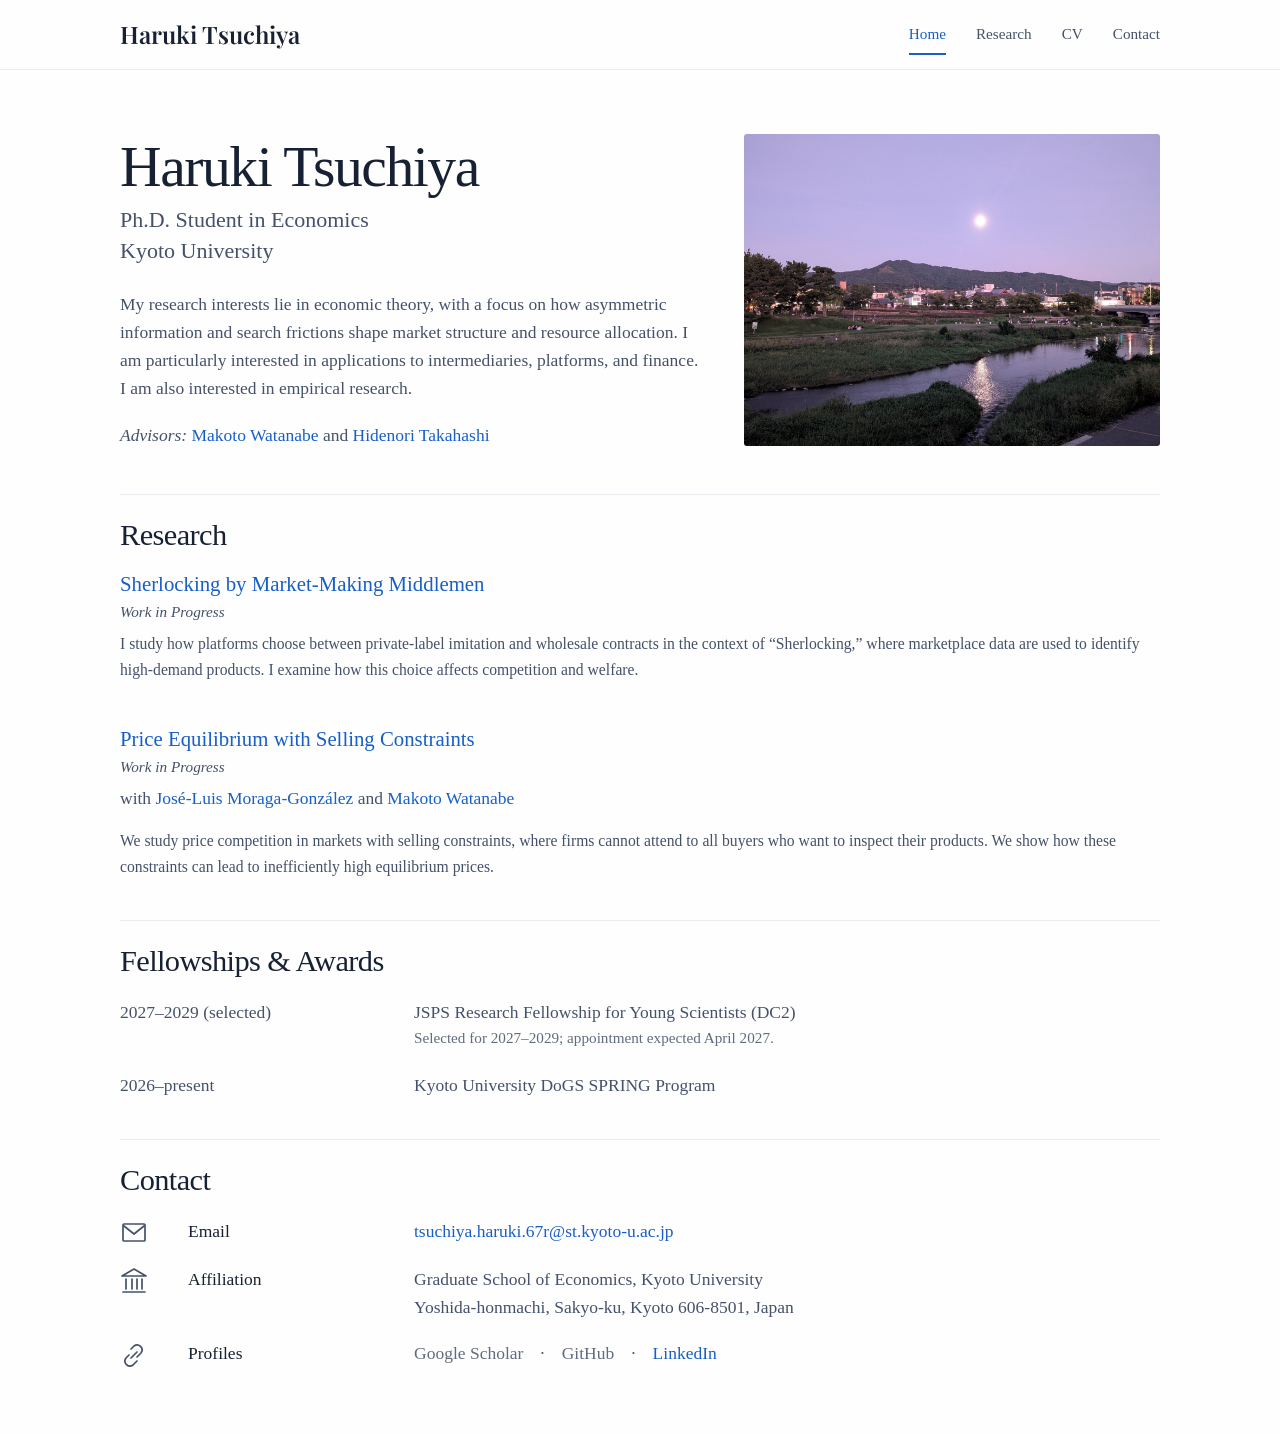
<file: index.html>
<!doctype html>
<html lang="en">
<head>
  <meta charset="utf-8">
  <meta name="robots" content="noindex, nofollow, noimageindex">
  <meta name="viewport" content="width=device-width, initial-scale=1">
  <title>Haruki Tsuchiya | Economics, Kyoto University</title>
  <meta name="description" content="Haruki Tsuchiya is a Ph.D. student in Economics at Kyoto University, researching industrial organization, monetary economics, and search theory.">
  <meta name="author" content="Haruki Tsuchiya">
  <meta name="theme-color" content="#fefefe">
  <meta property="og:type" content="website">
  <meta property="og:title" content="Haruki Tsuchiya | Economics, Kyoto University">
  <meta property="og:description" content="Haruki Tsuchiya is a Ph.D. student in Economics at Kyoto University, researching industrial organization, monetary economics, and search theory.">
  <link rel="icon" href="assets/favicon.svg" type="image/svg+xml">
  <link rel="preload" href="assets/fonts/playfair-display-semibold.ttf" as="font" type="font/ttf" crossorigin>
  <link rel="stylesheet" href="assets/styles.css?v=20261105-english-map-final">
  <script src="assets/site-config.js" defer></script>
  <script src="assets/site.js?v=20261105-english-map-final" defer></script>
</head>
<body class="page-home">
  <a class="skip-link" href="#main">Skip to content</a>
  <header class="site-header">
    <div class="container header-inner">
      <a class="site-name" href="index.html">Haruki <span>Tsuchiya</span></a>
      <button class="menu-toggle" type="button" aria-label="Toggle navigation" aria-controls="site-nav" aria-expanded="true"><span aria-hidden="true"></span><span aria-hidden="true"></span><span aria-hidden="true"></span></button>
      <nav id="site-nav" aria-label="Main navigation"><a href="index.html" aria-current="page">Home</a><a href="research.html">Research</a><a href="cv.html">CV</a><a href="contact.html">Contact</a></nav>
    </div>
  </header>
  <main class="container" id="main">
    <section class="hero" aria-labelledby="home-title">
      <div class="hero-copy">
        <h1 id="home-title">Haruki Tsuchiya</h1>
        <p class="hero-role">Ph.D. Student in Economics<br>Kyoto University</p>
        <p class="bio">My research interests lie in economic theory, with a focus on how asymmetric information and search frictions shape market structure and resource allocation. I am particularly interested in applications to intermediaries, platforms, and finance. I am also interested in empirical research.</p>
        <p class="advisors"><em>Advisors:</em> <a href="https://sites.google.com/site/makotowtnb/">Makoto Watanabe</a> and <a href="https://sites.google.com/site/hidenoritakahashiutoronto/">Hidenori Takahashi</a></p>
      </div>
      <!-- Supplied photograph, framed responsively with CSS; original pixels are unchanged. -->
      <div class="hero-photo">
        <img src="assets/kamogawa.png" alt="The Kamo River in Kyoto at dusk, with the moon above the mountains and its reflection on the water." width="1536" height="1152" fetchpriority="high">
      </div>
    </section>
<section class="content-section" aria-labelledby="research"><h2 id="research">Research</h2><article class="paper" id="sherlocking"><h3 class="paper-title">Sherlocking by Market-Making Middlemen</h3><p class="paper-status"><em>Work in Progress</em></p><p class="paper-abstract">I study how platforms choose between private-label imitation and wholesale contracts in the context of “Sherlocking,” where marketplace data are used to identify high-demand products. I examine how this choice affects competition and welfare.</p><div class="paper-links" data-paper-links="sherlocking"></div></article><article class="paper" id="selling-constraints"><h3 class="paper-title">Price Equilibrium with Selling Constraints</h3><p class="paper-status"><em>Work in Progress</em></p><p class="coauthors">with <a href="https://sites.google.com/view/joseluismoraga">José-Luis Moraga-González</a> and <a href="https://sites.google.com/site/makotowtnb/">Makoto Watanabe</a></p><p class="paper-abstract">We study price competition in markets with selling constraints, where firms cannot attend to all buyers who want to inspect their products. We show how these constraints can lead to inefficiently high equilibrium prices.</p><div class="paper-links" data-paper-links="selling-constraints"></div></article></section><section class="content-section" aria-labelledby="fellowships-awards"><h2 id="fellowships-awards">Fellowships & Awards</h2><dl class="dated-list"><div class="dated-row"><dt>2027–2029 (selected)</dt><dd>JSPS Research Fellowship for Young Scientists (DC2)<span class="detail">Selected for 2027–2029; appointment expected April 2027.</span></dd></div><div class="dated-row"><dt>2026–present</dt><dd>Kyoto University DoGS SPRING Program</dd></div></dl></section><section class="content-section" aria-labelledby="contact"><h2 id="contact">Contact</h2><dl class="contact-details"><div class="contact-row"><dt><svg class="contact-icon" viewBox="0 0 28 28" fill="none" stroke="currentColor" stroke-width="1.7" stroke-linecap="round" stroke-linejoin="round" aria-hidden="true"><rect x="3" y="5" width="22" height="17" rx="1"/><path d="m4 7 10 8L24 7"/></svg><span>Email</span></dt><dd><a href="mailto:tsuchiya.haruki.67r@st.kyoto-u.ac.jp">tsuchiya.haruki.67r@st.kyoto-u.ac.jp</a></dd></div><div class="contact-row"><dt><svg class="contact-icon" viewBox="0 0 28 28" fill="none" stroke="currentColor" stroke-width="1.7" stroke-linecap="round" stroke-linejoin="round" aria-hidden="true"><path d="m2 9 12-7 12 7H2Zm2 16h20M6 12v10m6-10v10m5-10v10m5-10v10M3 25h22"/></svg><span>Affiliation</span></dt><dd><address>Graduate School of Economics, Kyoto University<br>Yoshida-honmachi, Sakyo-ku, Kyoto 606-8501, Japan</address></dd></div><div class="contact-row"><dt><svg class="contact-icon" viewBox="0 0 28 28" fill="none" stroke="currentColor" stroke-width="1.7" stroke-linecap="round" stroke-linejoin="round" aria-hidden="true"><path d="m11 17 6-6m-8 3-3 3a5 5 0 0 0 7 7l4-4m-6-12 3-3a5 5 0 0 1 7 7l-4 4"/></svg><span>Profiles</span></dt><dd><div class="profiles"><span data-profile="googleScholar">Google Scholar</span><span aria-hidden="true">·</span><span data-profile="github">GitHub</span><span aria-hidden="true">·</span><a data-profile="linkedin" href="https://www.linkedin.com/in/晴暉-土屋-0a1aa7262">LinkedIn</a></div></dd></div></dl></section>
  </main>
</body>
</html>
</file>
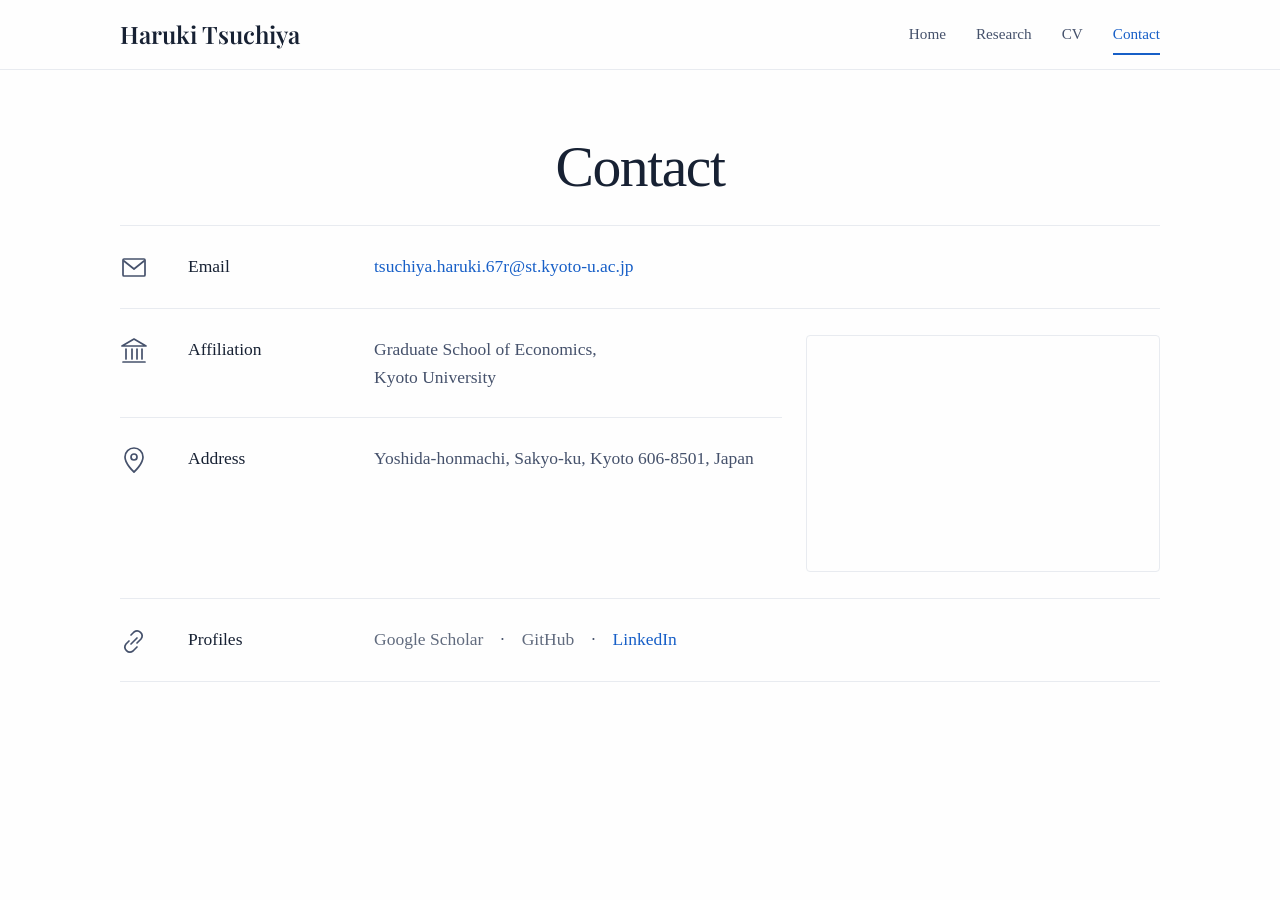
<file: contact.html>
<!doctype html>
<html lang="en">
<head>
  <meta charset="utf-8">
  <meta name="robots" content="noindex, nofollow, noimageindex">
  <meta name="viewport" content="width=device-width, initial-scale=1">
  <title>Contact | Haruki Tsuchiya</title>
  <meta name="description" content="Contact Haruki Tsuchiya, Graduate School of Economics, Kyoto University. Email, affiliation, and academic profiles.">
  <meta name="author" content="Haruki Tsuchiya">
  <meta name="theme-color" content="#fefefe">
  <meta property="og:type" content="website">
  <meta property="og:title" content="Contact | Haruki Tsuchiya">
  <meta property="og:description" content="Contact Haruki Tsuchiya, Graduate School of Economics, Kyoto University. Email, affiliation, and academic profiles.">
  <link rel="icon" href="assets/favicon.svg" type="image/svg+xml">
  <link rel="preload" href="assets/fonts/playfair-display-semibold.ttf" as="font" type="font/ttf" crossorigin>
  <link rel="stylesheet" href="assets/styles.css?v=20261105-english-map-final">
  <script src="assets/site-config.js" defer></script>
  <script src="assets/site.js?v=20261105-english-map-final" defer></script>
</head>
<body class="page-contact">
  <a class="skip-link" href="#main">Skip to content</a>
  <header class="site-header">
    <div class="container header-inner">
      <a class="site-name" href="index.html">Haruki <span>Tsuchiya</span></a>
      <button class="menu-toggle" type="button" aria-label="Toggle navigation" aria-controls="site-nav" aria-expanded="true"><span aria-hidden="true"></span><span aria-hidden="true"></span><span aria-hidden="true"></span></button>
      <nav id="site-nav" aria-label="Main navigation"><a href="index.html">Home</a><a href="research.html">Research</a><a href="cv.html">CV</a><a href="contact.html" aria-current="page">Contact</a></nav>
    </div>
  </header>
  <main class="container" id="main">
<h1 class="page-title">Contact</h1>

<div class="contact-layout">
  <dl class="contact-details"><div class="contact-row"><dt><svg class="contact-icon" viewBox="0 0 28 28" fill="none" stroke="currentColor" stroke-width="1.7" stroke-linecap="round" stroke-linejoin="round" aria-hidden="true"><rect x="3" y="5" width="22" height="17" rx="1"/><path d="m4 7 10 8L24 7"/></svg><span>Email</span></dt><dd><a href="mailto:tsuchiya.haruki.67r@st.kyoto-u.ac.jp">tsuchiya.haruki.67r@st.kyoto-u.ac.jp</a></dd></div></dl>
  <div class="contact-location">
    <dl class="contact-details"><div class="contact-row"><dt><svg class="contact-icon" viewBox="0 0 28 28" fill="none" stroke="currentColor" stroke-width="1.7" stroke-linecap="round" stroke-linejoin="round" aria-hidden="true"><path d="m2 9 12-7 12 7H2Zm2 16h20M6 12v10m6-10v10m5-10v10m5-10v10M3 25h22"/></svg><span>Affiliation</span></dt><dd>Graduate School of Economics,<br>Kyoto University</dd></div><div class="contact-row"><dt><svg class="contact-icon" viewBox="0 0 28 28" fill="none" stroke="currentColor" stroke-width="1.7" stroke-linecap="round" stroke-linejoin="round" aria-hidden="true"><path d="M23 11c0 7-9 15-9 15S5 18 5 11a9 9 0 1 1 18 0Z"/><circle cx="14" cy="11" r="3"/></svg><span>Address</span></dt><dd><address>Yoshida-honmachi, Sakyo-ku, Kyoto 606-8501, Japan</address></dd></div></dl>
    <div class="contact-map" tabindex="-1">
      <a class="map-keyboard-link" href="https://maps.google.com/maps?cid=14696561066587887702&amp;hl=en" target="_blank" rel="noopener noreferrer">Explore this location in Google Maps</a>
      <!-- Wider neighborhood view includes Demachiyanagi Station and the Kamo River. -->
      <iframe src="https://www.google.com/maps/embed?pb=!1m18!1m12!1m3!1d13068.767525395426!2d135.76422541209067!3d35.026929322806026!2m3!1f0!2f0!3f0!3m2!1i1024!2i768!4f13.1!3m3!1m2!1s0x60010857ed4a42af%3A0xcbf4ac6ca1ce9856!2sUniversity%20of%20Kyoto%20Faculty%20of%20Law%20and%20Economy%20Department%20East%20Building!5e0!3m2!1sen!2sjp!4v1793861209032!5m2!1sen!2sjp" title="Map showing Kyoto University, Demachiyanagi Station and the Kamo River" width="400" height="291" tabindex="-1" loading="lazy" referrerpolicy="no-referrer-when-downgrade" allowfullscreen></iframe>
    </div>
  </div>
  <dl class="contact-details"><div class="contact-row"><dt><svg class="contact-icon" viewBox="0 0 28 28" fill="none" stroke="currentColor" stroke-width="1.7" stroke-linecap="round" stroke-linejoin="round" aria-hidden="true"><path d="m11 17 6-6m-8 3-3 3a5 5 0 0 0 7 7l4-4m-6-12 3-3a5 5 0 0 1 7 7l-4 4"/></svg><span>Profiles</span></dt><dd><div class="profiles"><span data-profile="googleScholar">Google Scholar</span><span aria-hidden="true">·</span><span data-profile="github">GitHub</span><span aria-hidden="true">·</span><a data-profile="linkedin" href="https://www.linkedin.com/in/晴暉-土屋-0a1aa7262">LinkedIn</a></div></dd></div></dl>
</div>

  </main>
</body>
</html>
</file>
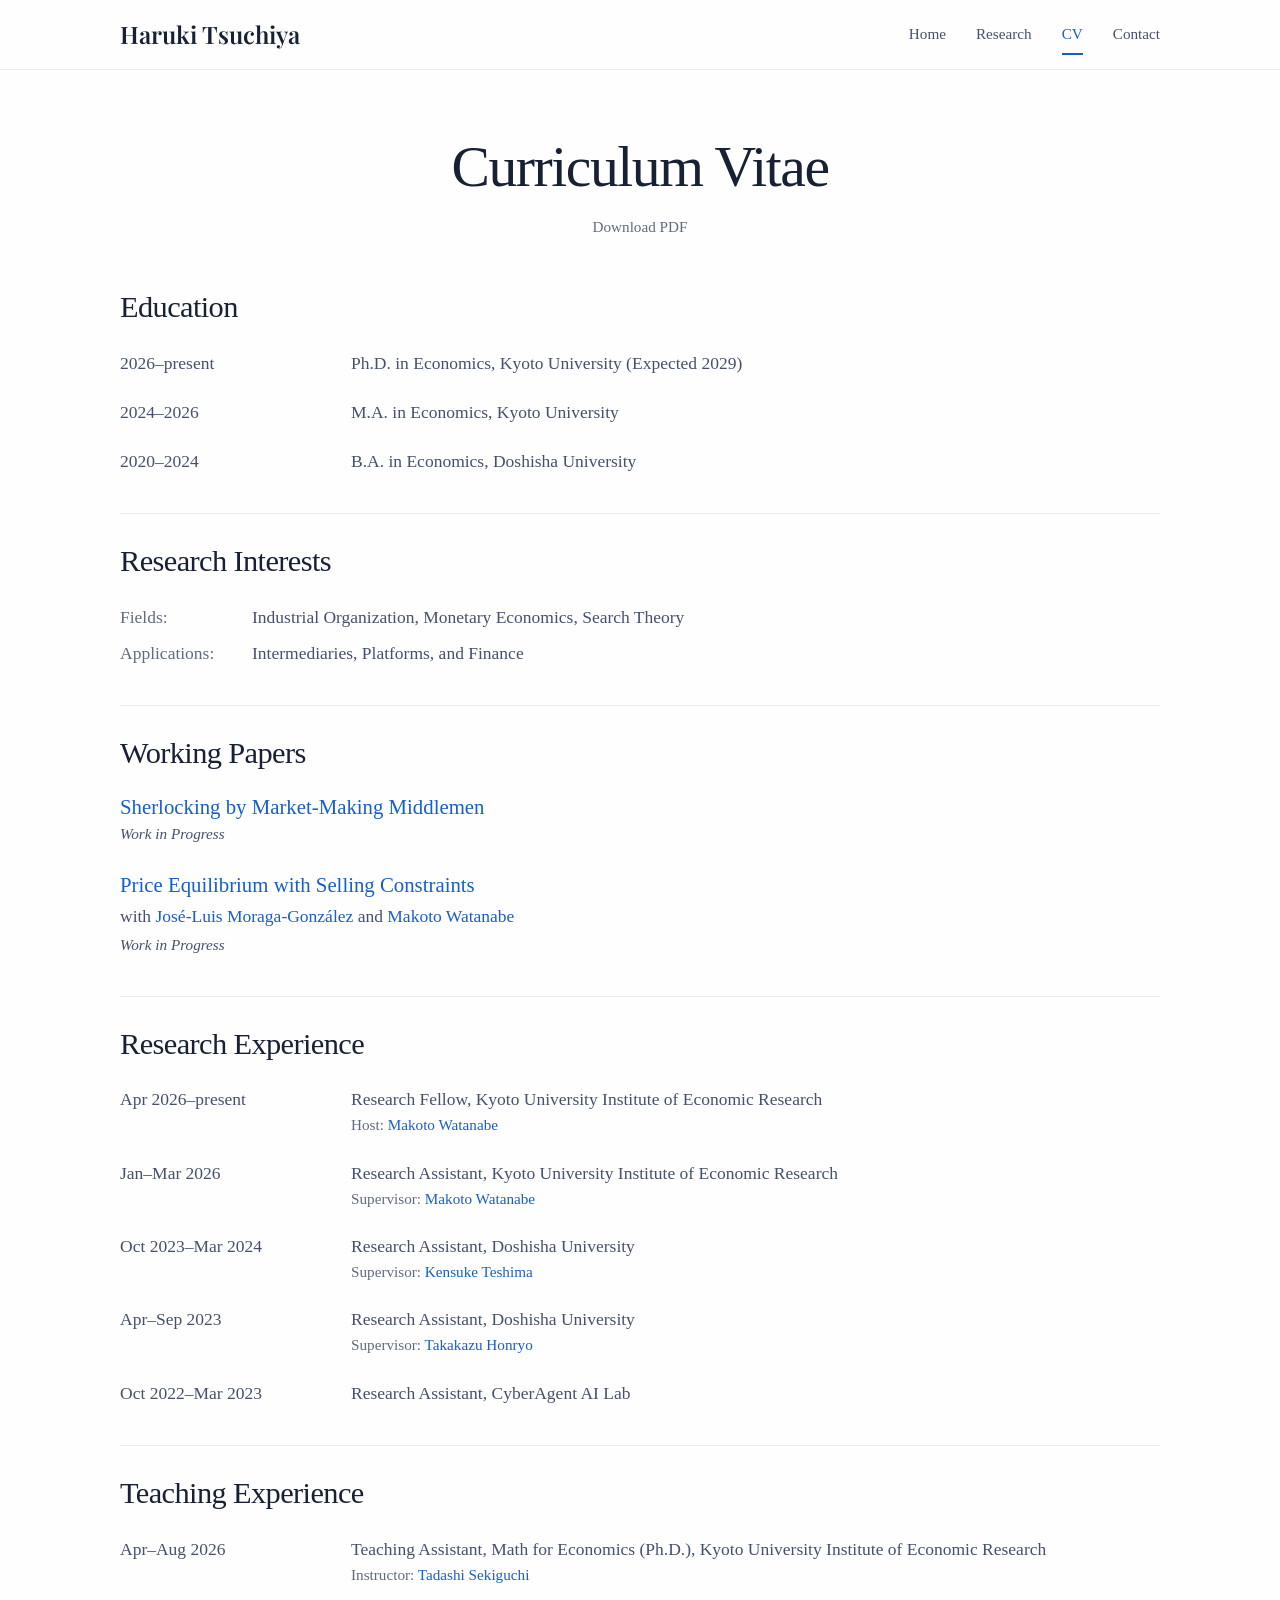
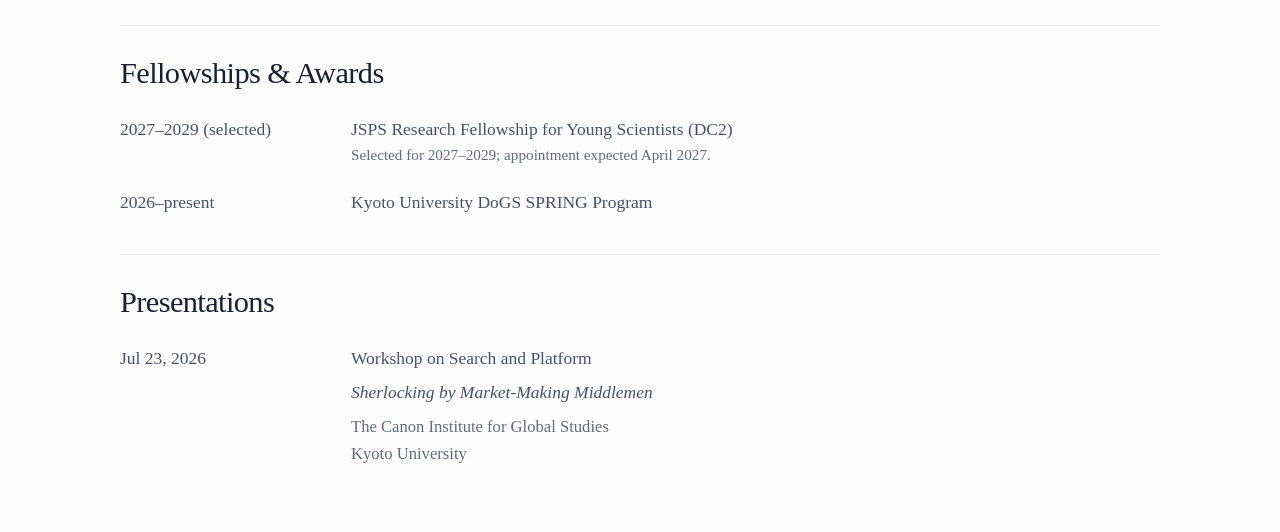
<file: cv.html>
<!doctype html>
<html lang="en">
<head>
  <meta charset="utf-8">
  <meta name="robots" content="noindex, nofollow, noimageindex">
  <meta name="viewport" content="width=device-width, initial-scale=1">
  <title>CV | Haruki Tsuchiya</title>
  <meta name="description" content="Curriculum vitae of Haruki Tsuchiya: education, research interests, working papers, presentations, research and teaching experience, fellowships and awards.">
  <meta name="author" content="Haruki Tsuchiya">
  <meta name="theme-color" content="#fefefe">
  <meta property="og:type" content="website">
  <meta property="og:title" content="CV | Haruki Tsuchiya">
  <meta property="og:description" content="Curriculum vitae of Haruki Tsuchiya: education, research interests, working papers, presentations, research and teaching experience, fellowships and awards.">
  <link rel="icon" href="assets/favicon.svg" type="image/svg+xml">
  <link rel="preload" href="assets/fonts/playfair-display-semibold.ttf" as="font" type="font/ttf" crossorigin>
  <link rel="stylesheet" href="assets/styles.css?v=20261105-english-map-final">
  <script src="assets/site-config.js" defer></script>
  <script src="assets/site.js?v=20261105-english-map-final" defer></script>
</head>
<body class="page-cv">
  <a class="skip-link" href="#main">Skip to content</a>
  <header class="site-header">
    <div class="container header-inner">
      <a class="site-name" href="index.html">Haruki <span>Tsuchiya</span></a>
      <button class="menu-toggle" type="button" aria-label="Toggle navigation" aria-controls="site-nav" aria-expanded="true"><span aria-hidden="true"></span><span aria-hidden="true"></span><span aria-hidden="true"></span></button>
      <nav id="site-nav" aria-label="Main navigation"><a href="index.html">Home</a><a href="research.html">Research</a><a href="cv.html" aria-current="page">CV</a><a href="contact.html">Contact</a></nav>
    </div>
  </header>
  <main class="container" id="main">
<div class="page-heading"><h1 class="page-title">Curriculum Vitae</h1><span class="pdf-download unavailable" data-cv-pdf aria-disabled="true">Download PDF</span></div><section class="content-section" aria-labelledby="education"><h2 id="education">Education</h2><dl class="dated-list"><div class="dated-row"><dt>2026–present</dt><dd>Ph.D. in Economics, Kyoto University (Expected 2029)</dd></div><div class="dated-row"><dt>2024–2026</dt><dd>M.A. in Economics, Kyoto University</dd></div><div class="dated-row"><dt>2020–2024</dt><dd>B.A. in Economics, Doshisha University</dd></div></dl></section><section class="content-section" aria-labelledby="research-interests"><h2 id="research-interests">Research Interests</h2><dl class="interests"><div><dt>Fields:</dt><dd>Industrial Organization, Monetary Economics, Search Theory</dd></div><div><dt>Applications:</dt><dd>Intermediaries, Platforms, and Finance</dd></div></dl></section><section class="content-section" aria-labelledby="working-papers"><h2 id="working-papers">Working Papers</h2><article class="paper" id="sherlocking"><h3 class="paper-title">Sherlocking by Market-Making Middlemen</h3><p class="paper-status"><em>Work in Progress</em></p><div class="paper-links" data-paper-links="sherlocking"></div></article><article class="paper" id="selling-constraints"><h3 class="paper-title">Price Equilibrium with Selling Constraints</h3><p class="coauthors">with <a href="https://sites.google.com/view/joseluismoraga">José-Luis Moraga-González</a> and <a href="https://sites.google.com/site/makotowtnb/">Makoto Watanabe</a></p><p class="paper-status"><em>Work in Progress</em></p><div class="paper-links" data-paper-links="selling-constraints"></div></article></section><section class="content-section" aria-labelledby="research-experience"><h2 id="research-experience">Research Experience</h2><dl class="dated-list"><div class="dated-row"><dt>Apr 2026–present</dt><dd>Research Fellow, Kyoto University Institute of Economic Research<span class="detail">Host: <a href="https://sites.google.com/site/makotowtnb/">Makoto Watanabe</a></span></dd></div><div class="dated-row"><dt>Jan–Mar 2026</dt><dd>Research Assistant, Kyoto University Institute of Economic Research<span class="detail">Supervisor: <a href="https://sites.google.com/site/makotowtnb/">Makoto Watanabe</a></span></dd></div><div class="dated-row"><dt>Oct 2023–Mar 2024</dt><dd>Research Assistant, Doshisha University<span class="detail">Supervisor: <a href="https://sites.google.com/site/kensuketeshima/">Kensuke Teshima</a></span></dd></div><div class="dated-row"><dt>Apr–Sep 2023</dt><dd>Research Assistant, Doshisha University<span class="detail">Supervisor: <a href="https://sites.google.com/site/takasweb/home">Takakazu Honryo</a></span></dd></div><div class="dated-row"><dt>Oct 2022–Mar 2023</dt><dd>Research Assistant, CyberAgent AI Lab</dd></div></dl></section><section class="content-section" aria-labelledby="teaching-experience"><h2 id="teaching-experience">Teaching Experience</h2><dl class="dated-list"><div class="dated-row"><dt>Apr–Aug 2026</dt><dd>Teaching Assistant, Math for Economics (Ph.D.), Kyoto University Institute of Economic Research<span class="detail">Instructor: <a href="https://www.kier.kyoto-u.ac.jp/en/faculty/366/">Tadashi Sekiguchi</a></span></dd></div></dl></section><section class="content-section" aria-labelledby="fellowships-awards"><h2 id="fellowships-awards">Fellowships & Awards</h2><dl class="dated-list"><div class="dated-row"><dt>2027–2029 (selected)</dt><dd>JSPS Research Fellowship for Young Scientists (DC2)<span class="detail">Selected for 2027–2029; appointment expected April 2027.</span></dd></div><div class="dated-row"><dt>2026–present</dt><dd>Kyoto University DoGS SPRING Program</dd></div></dl></section>
<section class="content-section" aria-labelledby="presentations"><h2 id="presentations">Presentations</h2><dl class="dated-list"><div class="dated-row"><dt><time datetime="2026-07-23">Jul 23, 2026</time></dt><dd>Workshop on Search and Platform<span class="presentation-paper">Sherlocking by Market-Making Middlemen</span><span class="presentation-venue">The Canon Institute for Global Studies<br>Kyoto University</span></dd></div></dl></section>
  </main>
</body>
</html>
</file>
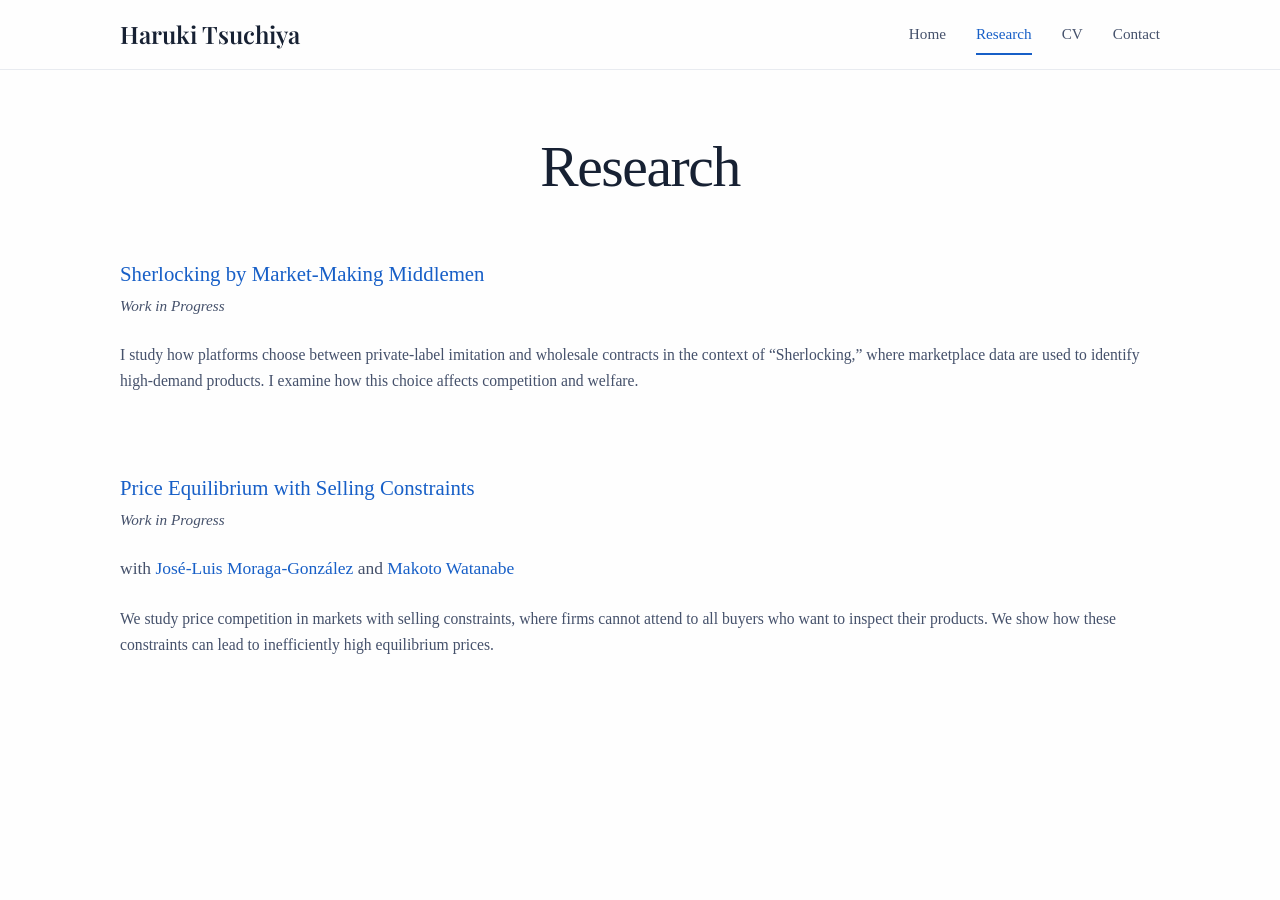
<file: research.html>
<!doctype html>
<html lang="en">
<head>
  <meta charset="utf-8">
  <meta name="robots" content="noindex, nofollow, noimageindex">
  <meta name="viewport" content="width=device-width, initial-scale=1">
  <title>Research | Haruki Tsuchiya</title>
  <meta name="description" content="Research by Haruki Tsuchiya on market-making middlemen, Sherlocking, and price competition with selling constraints.">
  <meta name="author" content="Haruki Tsuchiya">
  <meta name="theme-color" content="#fefefe">
  <meta property="og:type" content="website">
  <meta property="og:title" content="Research | Haruki Tsuchiya">
  <meta property="og:description" content="Research by Haruki Tsuchiya on market-making middlemen, Sherlocking, and price competition with selling constraints.">
  <link rel="icon" href="assets/favicon.svg" type="image/svg+xml">
  <link rel="preload" href="assets/fonts/playfair-display-semibold.ttf" as="font" type="font/ttf" crossorigin>
  <link rel="stylesheet" href="assets/styles.css?v=20261105-english-map-final">
  <script src="assets/site-config.js" defer></script>
  <script src="assets/site.js?v=20261105-english-map-final" defer></script>
</head>
<body class="page-research">
  <a class="skip-link" href="#main">Skip to content</a>
  <header class="site-header">
    <div class="container header-inner">
      <a class="site-name" href="index.html">Haruki <span>Tsuchiya</span></a>
      <button class="menu-toggle" type="button" aria-label="Toggle navigation" aria-controls="site-nav" aria-expanded="true"><span aria-hidden="true"></span><span aria-hidden="true"></span><span aria-hidden="true"></span></button>
      <nav id="site-nav" aria-label="Main navigation"><a href="index.html">Home</a><a href="research.html" aria-current="page">Research</a><a href="cv.html">CV</a><a href="contact.html">Contact</a></nav>
    </div>
  </header>
  <main class="container" id="main">
<h1 class="page-title">Research</h1><div class="research-papers"><article class="paper" id="sherlocking"><h2 class="paper-title">Sherlocking by Market-Making Middlemen</h2><p class="paper-status"><em>Work in Progress</em></p><p class="paper-abstract">I study how platforms choose between private-label imitation and wholesale contracts in the context of “Sherlocking,” where marketplace data are used to identify high-demand products. I examine how this choice affects competition and welfare.</p><div class="paper-links" data-paper-links="sherlocking"></div></article><article class="paper" id="selling-constraints"><h2 class="paper-title">Price Equilibrium with Selling Constraints</h2><p class="paper-status"><em>Work in Progress</em></p><p class="coauthors">with <a href="https://sites.google.com/view/joseluismoraga">José-Luis Moraga-González</a> and <a href="https://sites.google.com/site/makotowtnb/">Makoto Watanabe</a></p><p class="paper-abstract">We study price competition in markets with selling constraints, where firms cannot attend to all buyers who want to inspect their products. We show how these constraints can lead to inefficiently high equilibrium prices.</p><div class="paper-links" data-paper-links="selling-constraints"></div></article></div>
  </main>
</body>
</html>
</file>
<file: assets/styles.css>
/* Shared design system: reference layout, restrained serif type, generous whitespace. */
/* The nameplate alone uses the reference site's actual typeface. */
@font-face {
  font-family: "Playfair Display";
  font-style: normal;
  font-weight: 600;
  font-display: swap;
  src: url("fonts/playfair-display-semibold.ttf") format("truetype");
}
:root {
  color-scheme: light;
  --background: #fefefe;
  --ink: #172133;
  --body: #45516b;
  --muted: #616b7e;
  --blue: #175fc7;
  --rule: #e8ebf0;
  --width: 1040px;
  --gutter: clamp(1.25rem, 4vw, 2.5rem);
  --reveal-distance: 16px;
  --reveal-duration: 500ms;
}
* { box-sizing: border-box; }
html { overflow-y: scroll; }
body { margin: 0; background: var(--background); color: var(--body); font-family: "Times New Roman", Georgia, serif; font-size: 1.09375rem; line-height: 1.6; }
a { color: var(--blue); text-decoration: none; text-underline-offset: .18em; }
a:hover { text-decoration: underline; }
a:focus-visible, button:focus-visible { outline: 2px solid var(--blue); outline-offset: 5px; }
/* Share the reference site's wider frame across the header and page content. */
.container { width: min(calc(100% - 2 * var(--gutter)), var(--width)); margin-inline: auto; }
h1, h2, h3, p, dl, dd { margin: 0; }
h1, h2, h3 { font-weight: 400; line-height: 1.15; }
h1, h2 { color: var(--ink); }
.site-header { border-bottom: 1px solid var(--rule); }
.header-inner { min-height: 69px; display: flex; align-items: center; justify-content: space-between; gap: 28px; }
.site-name { font-family: "Playfair Display", Georgia, serif; font-size: 1.5rem; font-weight: 600; letter-spacing: normal; color: var(--ink); white-space: nowrap; line-height: 1.7; }
.site-name span { color: inherit; }
.site-name:hover { text-decoration: none; }
nav { display: flex; align-self: stretch; align-items: stretch; gap: 30px; }
nav a { display: flex; align-items: center; position: relative; color: var(--body); font-size: .95rem; padding-block: 16px; transition: color 200ms ease; }
nav a[aria-current="page"] { color: var(--blue); }
nav a::after { content: ""; position: absolute; bottom: 14px; left: 0; right: 0; height: 2px; background: var(--blue); transform: scaleX(0); transform-origin: left center; transition: transform 300ms ease; }
nav a:hover, nav a:focus-visible { color: var(--blue); text-decoration: none; }
nav a:hover::after, nav a:focus-visible::after, nav a[aria-current="page"]::after { transform: scaleX(1); }
.menu-toggle { display: none; }
main { padding-top: 64px; padding-bottom: 65px; }
.page-title { font-size: clamp(2.4rem, 5vw, 3.6rem); letter-spacing: -.025em; text-align: center; margin-bottom: 62px; }
.hero { display: grid; grid-template-columns: minmax(0, 1fr) 40%; gap: 36px; align-items: start; padding-bottom: 45px; }
.hero h1 { font-size: clamp(2.4rem, 5vw, 3.6rem); letter-spacing: -.025em; margin-bottom: 5px; }
.hero-role { font-size: 1.375rem; line-height: 1.4; }
.bio { margin-top: 23px; }
.advisors { margin-top: 19px; }
/* Show the original landscape photograph at its 4:3 ratio on desktop. */
.hero-photo { position: relative; overflow: hidden; aspect-ratio: 4 / 3; border-radius: 3px; }
.hero-photo img { display: block; width: 100%; height: 100%; object-fit: cover; object-position: 56% center; }
.content-section { border-top: 1px solid var(--rule); padding-top: 23px; margin-top: 0; }
.content-section + .content-section { margin-top: 40px; }
.content-section h2 { font-size: clamp(1.5rem, 2.6vw, 1.9rem); letter-spacing: -.02em; margin-bottom: 19px; }
.paper-title { font-size: 1.3rem; color: var(--blue); line-height: 1.15; }
.paper-status { font-size: .95rem; margin-top: 4px; }
.paper-abstract { font-size: .98rem; line-height: 1.65; margin-top: 7px; }
.coauthors { margin-top: 5px; }
.paper-links:empty { display: none; }
.paper-links { display: flex; flex-wrap: wrap; gap: 20px; margin-top: 12px; }
.paper + .paper { margin-top: 44px; }
.page-home .coauthors + .paper-abstract { margin-top: 16px; }
.dated-row { display: grid; grid-template-columns: 270px minmax(0, 1fr); gap: 24px; }
.dated-row + .dated-row { margin-top: 21px; }
.detail { display: block; }
.dated-row .detail { font-size: .95rem; color: var(--muted); }
.contact-row { display: grid; grid-template-columns: 270px minmax(0, 1fr); gap: 24px; }
.contact-row dt { display: grid; grid-template-columns: 48px minmax(0, 1fr); gap: 20px; align-items: start; color: var(--ink); }
.contact-icon { width: 28px; height: 28px; color: var(--body); margin-top: 2px; }
.contact-row + .contact-row { margin-top: 18px; }
.contact-row dd { min-width: 0; overflow-wrap: anywhere; }
address { font-style: normal; }
.profiles { display: flex; flex-wrap: wrap; align-items: baseline; gap: 0 17px; }
[data-profile]:not(a) { color: var(--muted); }
.research-papers .paper-status { margin-top: 8px; }
.research-papers .paper-abstract { margin-top: 24px; }
.research-papers .coauthors { margin-top: 22px; }
.research-papers .paper + .paper { margin-top: 82px; }
.page-contact .page-title { margin-bottom: 0; padding-bottom: 25px; border-bottom: 1px solid var(--rule); }
.contact-layout > .contact-details:first-child .contact-row { border-top: 0; }
.page-contact .contact-row { grid-template-columns: 230px minmax(0, 1fr); gap: 24px; border-top: 1px solid var(--rule); padding-block: 26px; }
.page-contact .contact-row + .contact-row { margin-top: 0; }
.contact-location { display: grid; grid-template-columns: minmax(0, 1fr) 34%; gap: 24px; border-top: 1px solid var(--rule); }
.contact-location .contact-row:first-child { border-top: 0; }
.contact-location .contact-row { grid-template-columns: 230px minmax(0, 1fr); }
.contact-map { position: relative; align-self: start; height: 237px; max-width: 380px; margin-block: 26px; overflow: clip; border: 1px solid var(--rule); border-radius: 4px; }
/* Keep the upper action banner outside the frame and the attribution visible. */
.contact-map iframe { display: block; width: 100%; height: calc(100% + 56px); border: 0; transform: translateY(-56px); }
/* Keyboard visitors can open the full map without entering clipped controls. */
.map-keyboard-link { position: absolute; inset: auto 12px 42px; z-index: 1; padding: 9px 12px; background: var(--background); text-align: center; font-size: .9375rem; opacity: 0; pointer-events: none; }
.map-keyboard-link:focus { opacity: 1; pointer-events: auto; }
.contact-layout > .contact-details:last-child { border-bottom: 1px solid var(--rule); }
.page-heading { text-align: center; margin-bottom: 50px; }
.page-heading .page-title { margin-bottom: 12px; }
.pdf-download { font-size: .95rem; white-space: nowrap; }
.unavailable { color: var(--muted); }
.page-cv .content-section:first-of-type { border-top: 0; padding-top: 0; }
.page-cv .content-section + .content-section { margin-top: 38px; padding-top: 30px; }
.page-cv .content-section h2 { margin-bottom: 24px; }
.page-cv .dated-row { grid-template-columns: 205px minmax(0, 1fr); gap: 26px; }
.page-cv .paper + .paper { margin-top: 27px; }
.page-cv .paper-status { margin-top: 3px; }
.presentation-paper { display: block; margin-top: 6px; font-style: italic; }
.presentation-venue { display: block; margin-top: 8px; color: var(--muted); font-size: .95em; }
.interests > div { display: grid; grid-template-columns: 122px minmax(0, 1fr); gap: 10px; }
.interests > div + div { margin-top: 8px; }
.interests dt { color: var(--muted); font-weight: 400; font-style: normal; }
.skip-link { position: absolute; left: 16px; top: -100px; padding: 10px 16px; z-index: 10; background: var(--background); }
.skip-link:focus { top: 8px; }
@media (max-width: 1000px) {
  .hero { gap: 28px; }
  .dated-row, .contact-row { grid-template-columns: 28% minmax(0, 1fr); gap: 24px; }
  .contact-row dt { grid-template-columns: 30px minmax(0, 1fr); gap: 14px; }
  .page-contact .contact-row, .contact-location .contact-row { grid-template-columns: 145px minmax(0, 1fr); gap: 18px; }
  .contact-location { grid-template-columns: minmax(0, 1fr) 35%; gap: 20px; }
}
/* Mobile type scale keeps headings compact and wrapped text comfortably spaced. */
@media (max-width: 760px) {
  :root { --reveal-distance: 10px; --reveal-duration: 420ms; }
  body { font-size: 1.03125rem; line-height: 1.6; }
  .page-title, .hero h1 { font-size: clamp(2rem, 8vw, 2.25rem); line-height: 1.2; }
  .paper-title { font-size: 1.21875rem; line-height: 1.3; }
  .paper-abstract { font-size: 1rem; line-height: 1.65; }
  .paper-status { font-size: .9375rem; line-height: 1.55; }
  .coauthors { font-size: .96875rem; line-height: 1.55; }
  .dated-row .detail, .pdf-download { font-size: .9375rem; }
  .site-header { position: relative; }
  .header-inner { min-height: 58px; flex-wrap: wrap; gap: 0; padding-top: 0; }
  .site-name { font-size: 1.40625rem; padding-block: 9px; }
  .header-inner.nav-ready .menu-toggle {
    display: flex; flex-direction: column; justify-content: center; align-items: center;
    gap: 5px; width: 44px; height: 44px; padding: 10px; margin-right: -10px;
    border: 0; background: transparent; color: var(--body); cursor: pointer;
  }
  .menu-toggle span { display: block; width: 23px; height: 1.5px; background: currentColor; }
  nav { width: calc(100% + 2 * var(--gutter)); flex-basis: calc(100% + 2 * var(--gutter)); flex-shrink: 0;
    margin-inline: calc(-1 * var(--gutter)); padding: 8px var(--gutter) 14px; flex-direction: column; align-items: stretch; gap: 0;
    border-top: 1px solid var(--rule); }
  /* Keep the no-JavaScript navigation in flow; enhanced menus cover the content. */
  .header-inner.nav-ready nav {
    position: absolute; top: 100%; left: 0; z-index: 20;
    width: 100%; margin-inline: 0; background: var(--background);
    border-bottom: 1px solid var(--rule);
  }
  nav a { font-size: 1rem; min-height: 44px; padding: 10px 0; }
  nav a[aria-current="page"] { text-decoration: underline; text-decoration-thickness: 2px; text-underline-offset: 8px; text-decoration-skip-ink: none; }
  nav a::after { display: none; }
  .nav-ready[data-nav-open="false"] nav { display: none; }
  main { padding-top: 28px; padding-bottom: 44px; }
  .page-title { margin-bottom: 40px; }
  .page-home main { padding-top: 0; }
  .hero { grid-template-columns: minmax(0, 1fr); gap: 16px; padding-bottom: 28px; }
  .hero-photo { order: -1; width: calc(100% + 2 * var(--gutter)); margin-inline: calc(-1 * var(--gutter));
    aspect-ratio: 2 / 1; border-radius: 0; }
  .hero-photo img { object-position: center 55%; }
  .hero h1 { letter-spacing: -.02em; margin-bottom: 6px; }
  .hero-role { font-size: 1.125rem; line-height: 1.4; }
  .bio { margin-top: 16px; }
  .advisors { margin-top: 14px; }
  .content-section { padding-top: 20px; }
  .content-section + .content-section { margin-top: 32px; }
  .content-section h2 { margin-bottom: 12px; }
  .page-home .paper-status { margin-top: 4px; }
  .page-home .paper-abstract { margin-top: 12px; }
  .page-home .coauthors + .paper-abstract { margin-top: 12px; }
  .page-home .paper + .paper { margin-top: 24px; padding-top: 20px; border-top: 1px solid var(--rule); }
  .research-papers .paper-status { margin-top: 4px; }
  .research-papers .paper-abstract { margin-top: 12px; }
  .research-papers .coauthors { margin-top: 6px; }
  .research-papers .paper + .paper { margin-top: 26px; padding-top: 20px; border-top: 1px solid var(--rule); }
  .dated-row, .page-cv .dated-row { grid-template-columns: minmax(0, 32%) minmax(0, 1fr); gap: 16px; }
  .dated-row + .dated-row { margin-top: 21px; }
  .dated-row dt { font-size: .95em; }
  .page-home .dated-row { grid-template-columns: minmax(0, 34%) minmax(0, 1fr); gap: 12px; }
  .contact-row { display: block; padding-left: 0; }
  .contact-row dt { display: block; }
  .contact-row dd { margin-top: 3px; margin-left: 0; }
  .contact-icon { display: none; }
  .contact-row + .contact-row { margin-top: 28px; }
  .page-contact .page-title { margin-bottom: 0; padding-bottom: 40px; }
  .contact-location { display: block; border-top: 0; }
  .page-contact .contact-row { border-top: 1px solid var(--rule); padding: 21px 0 23px; }
  .page-contact .contact-row dt { font-size: 1.125rem; }
  .page-contact .contact-row dd { margin-top: 5px; }
  .page-contact .contact-row + .contact-row { margin-top: 0; }
  .contact-layout > .contact-details:first-child .contact-row { border-top: 0; }
  .contact-location .contact-row:first-child { border-top: 1px solid var(--rule); }
  .contact-map { height: 242px; margin: 0 0 27px; }
  .page-contact .profiles { flex-direction: column; align-items: flex-start; gap: 3px; }
  .page-contact .profiles > [aria-hidden="true"] { display: none; }
  .contact-layout > .contact-details:last-child { border-bottom: 0; }
  .page-heading { display: block; margin-bottom: 28px; }
  .page-heading .page-title { margin-bottom: 12px; }
  .pdf-download { display: inline-block; padding: 0; }
  .page-cv .dated-row { grid-template-columns: minmax(0, 1fr); gap: 4px; }
  .page-cv .dated-row dt { color: var(--muted); }
  .page-cv .interests > div { grid-template-columns: minmax(0, 1fr); gap: 0; }
  .page-cv .content-section h2 { margin-bottom: 15px; }
  .page-cv .content-section + .content-section { margin-top: 32px; padding-top: 24px; }
  .page-cv .paper + .paper { margin-top: 24px; }
  .interests > div { grid-template-columns: 102px minmax(0, 1fr); gap: 8px; }
  .profiles { gap: 0 10px; }
}
@media (max-width: 360px) {
  body { font-size: 1rem; }
  .dated-row { gap: 12px; }
  .page-cv .dated-row { gap: 4px; }
  .interests > div { grid-template-columns: 95px minmax(0, 1fr); gap: 6px; }
  .contact-row { padding-left: 0; }
}
@media (prefers-reduced-motion: reduce) {
  nav a, nav a::after { transition: none; }
}
/* Reveal the overlay from top to bottom; respect reduced motion. */
@media screen and (max-width: 760px) and (prefers-reduced-motion: no-preference) {
  .nav-ready[data-nav-open="true"] nav {
    animation: mobile-menu-enter 300ms ease-in;
  }
}
@keyframes mobile-menu-enter {
  from { clip-path: inset(0 0 100% 0); }
  to { clip-path: inset(0); }
}
@media print {
  body { color: #222; font-size: 11pt; background: white; }
  .container { width: 100%; }
  .site-header, .skip-link, .pdf-download { display: none; }
  main { padding: 0; }
  .page-title, .page-heading .page-title { font-size: 30pt; }
  .page-heading { margin-bottom: 20pt; }
  .page-cv .content-section h2 { font-size: 18pt; }
  .page-cv .content-section + .content-section { margin-top: 18pt; padding-top: 14pt; }
  .page-cv .paper-title { font-size: 14pt; }
  .dated-row .detail { font-size: inherit; }
  .dated-row, .paper, .contact-row { break-inside: avoid; }
  h2, h3 { break-after: avoid; }
}
</file>
